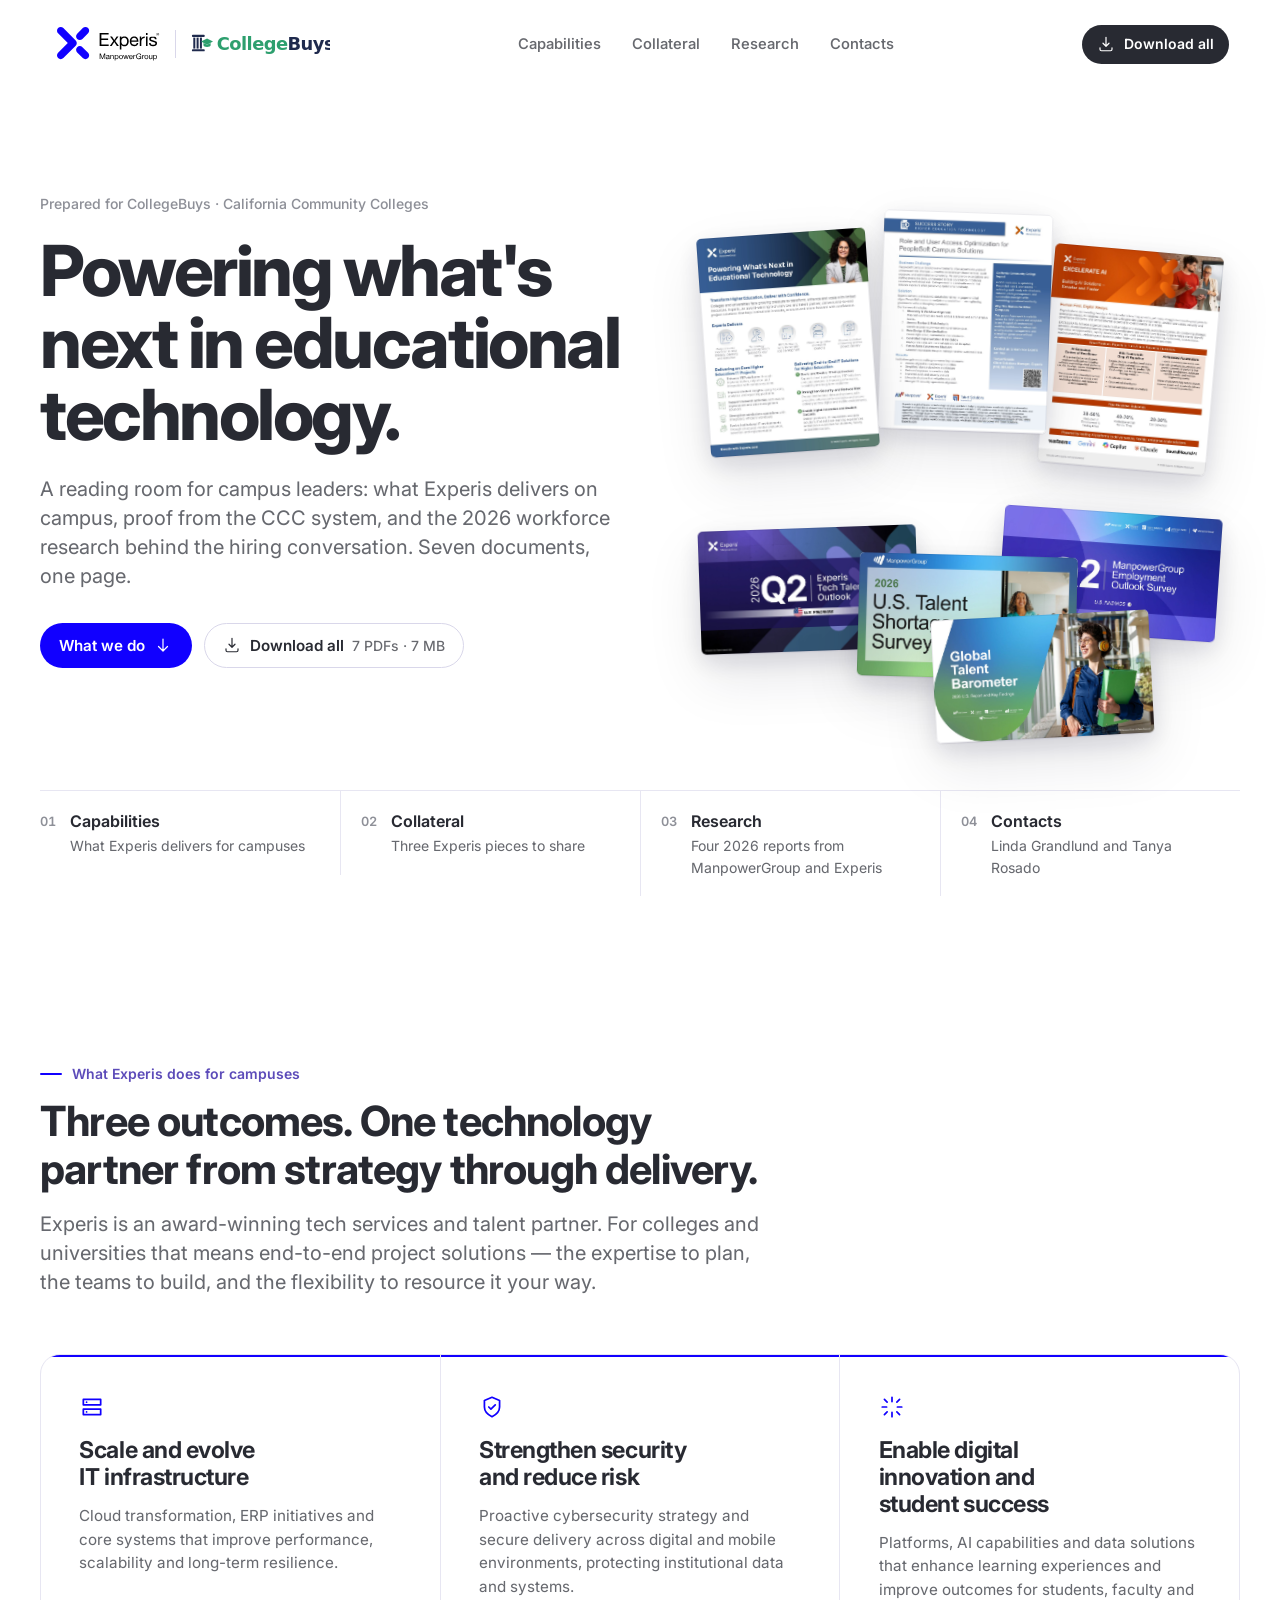
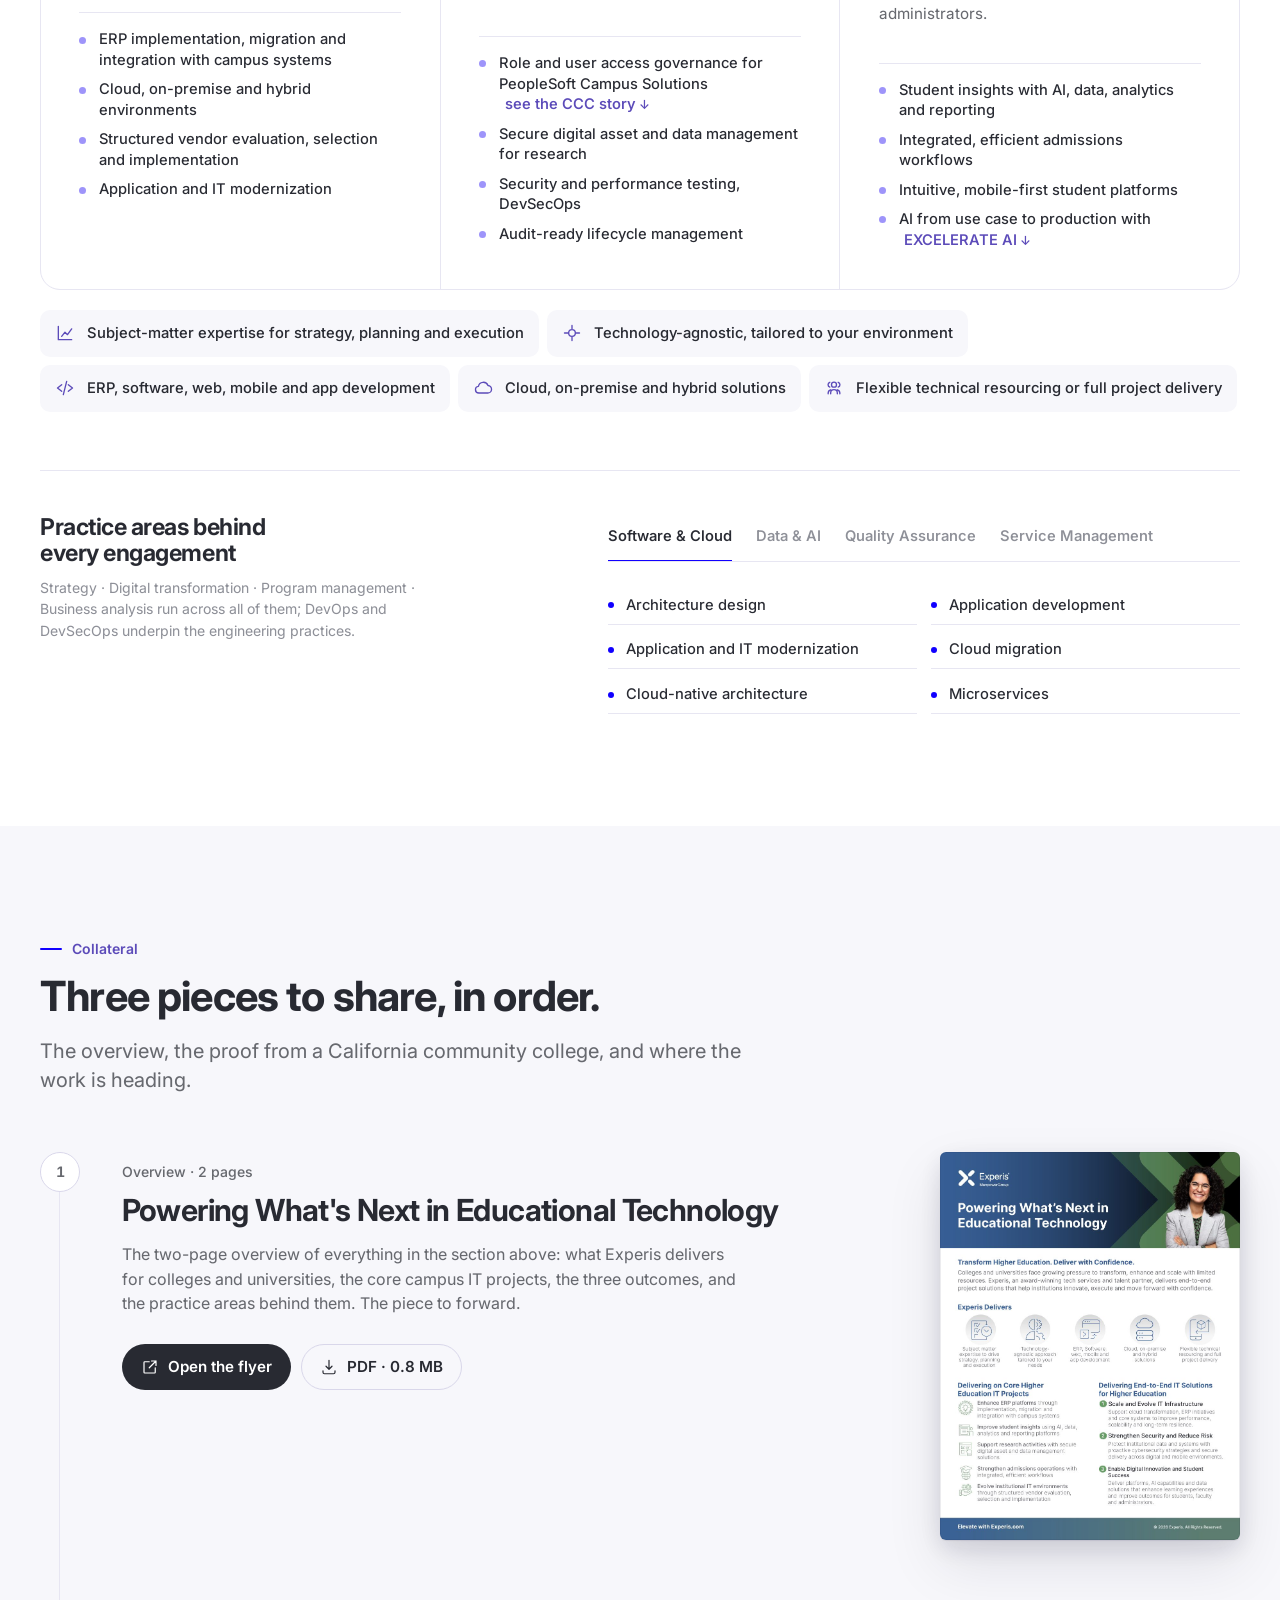
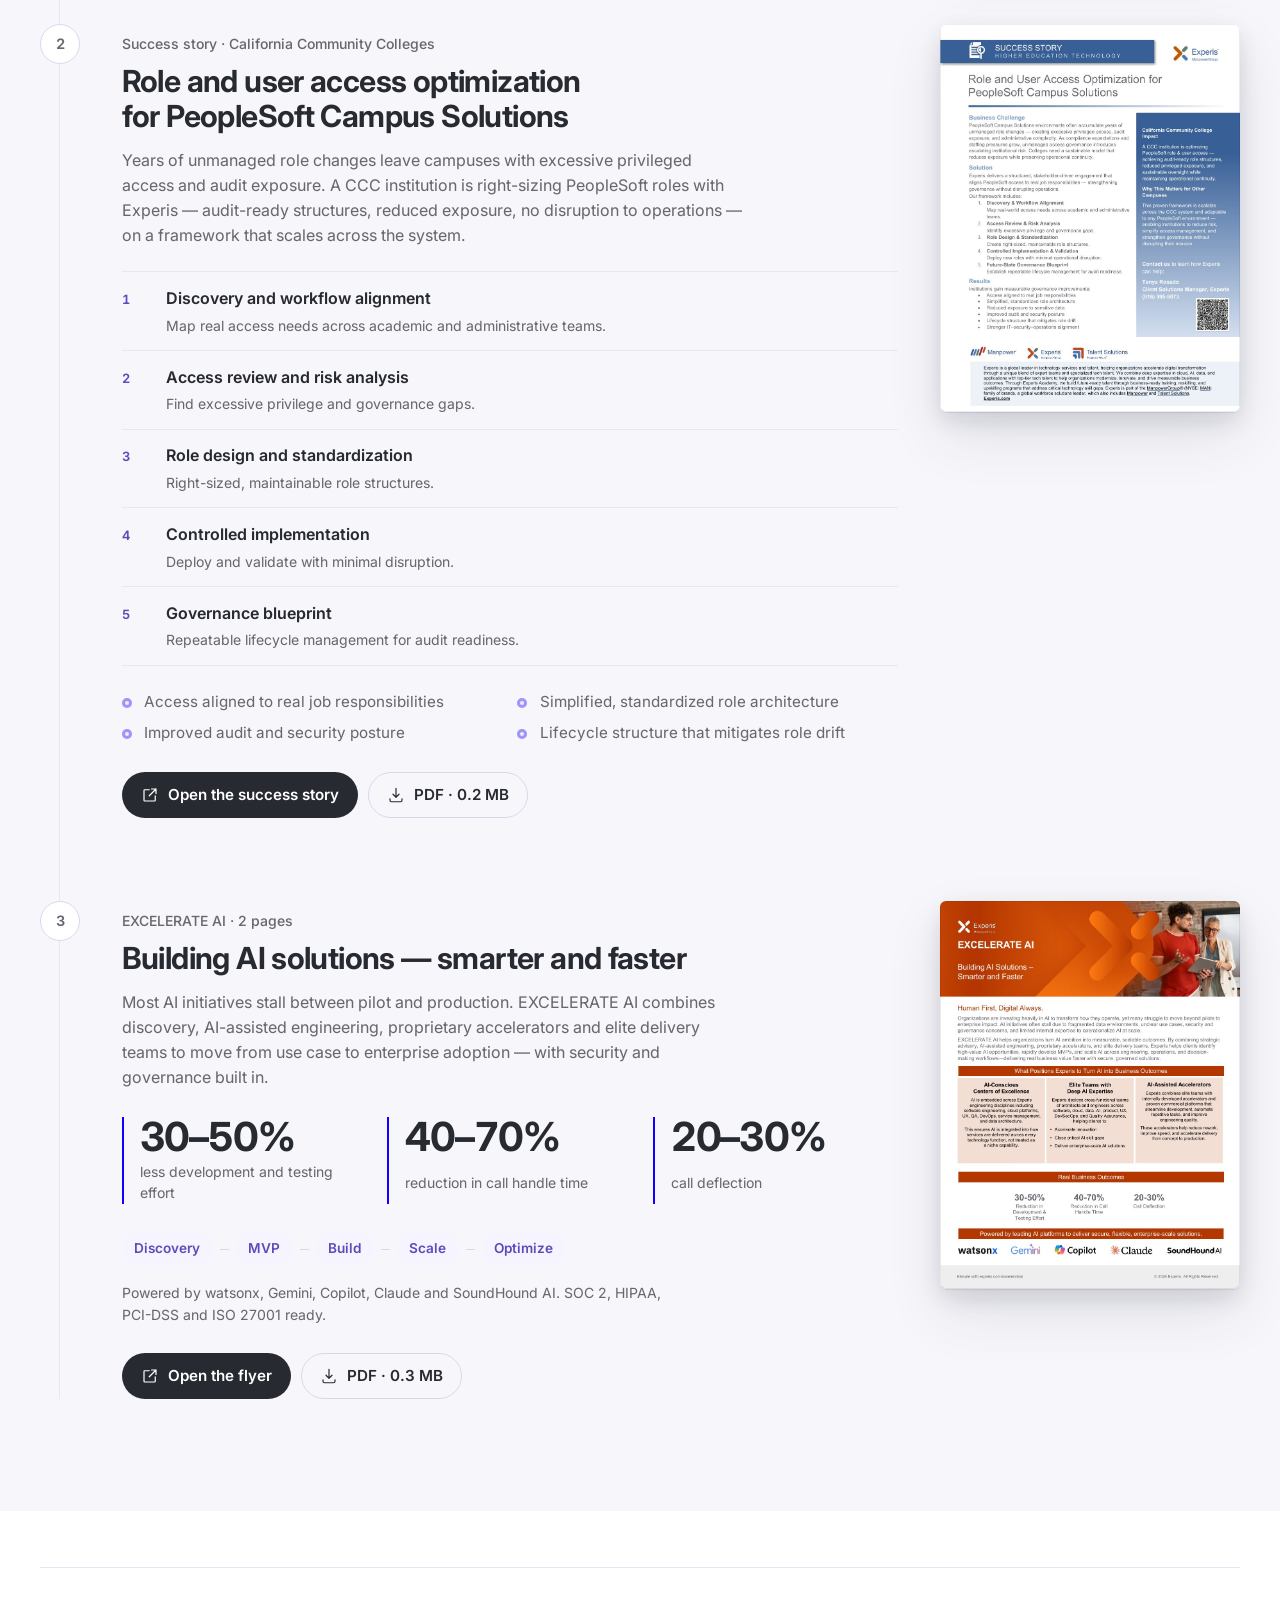
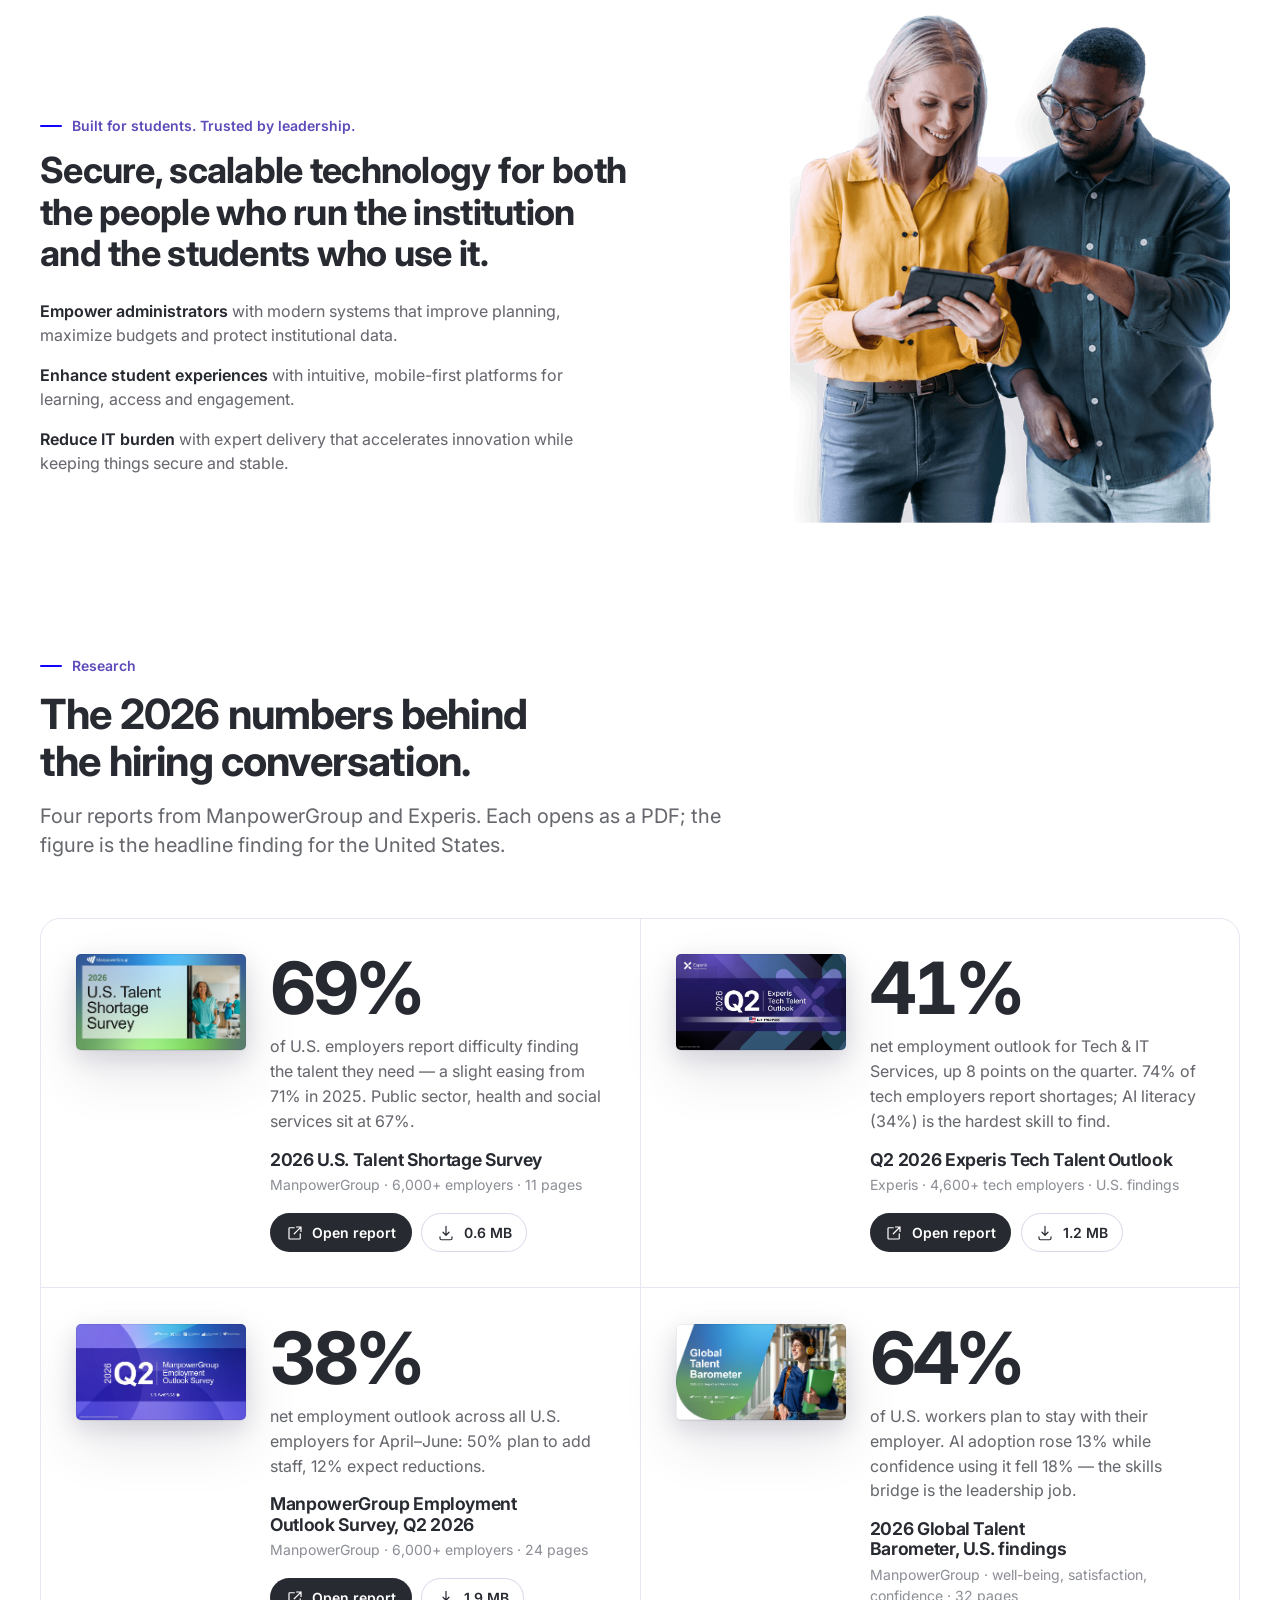
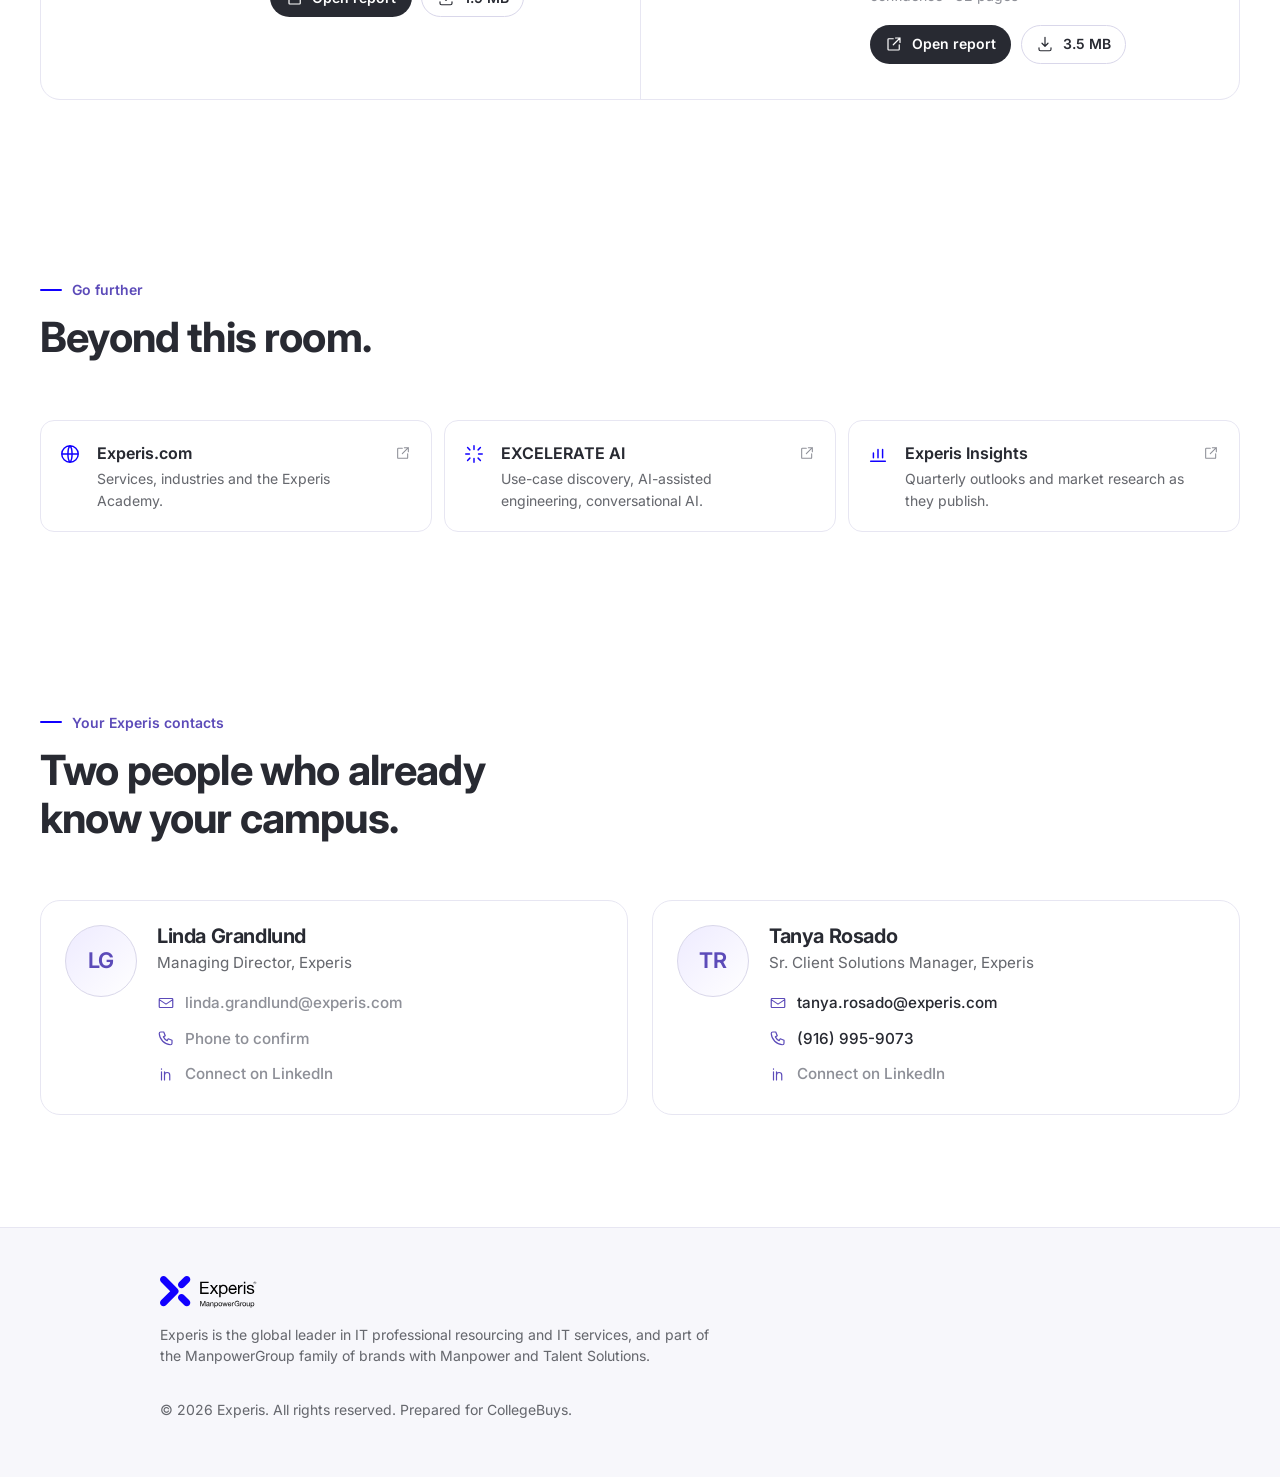
<file: index.html>
<!doctype html>
<html lang="en" class="no-js">
<head>
<meta charset="utf-8">
<meta name="viewport" content="width=device-width, initial-scale=1">
<title>Experis for CollegeBuys</title>
<meta name="description" content="Powering what's next in educational technology — Experis collateral and 2026 workforce research for California community colleges, assembled for CollegeBuys.">
<meta name="robots" content="noindex">
<meta property="og:title" content="Experis for CollegeBuys">
<meta property="og:description" content="What Experis delivers on campus, proof from the CCC system, and the 2026 research behind the hiring conversation.">
<meta property="og:type" content="website">
<meta property="og:url" content="https://experis-ds.github.io/education-dr/">
<meta property="og:image" content="https://experis-ds.github.io/education-dr/assets/brand/og.jpg">
<meta property="og:image:width" content="1200">
<meta property="og:image:height" content="630">
<meta property="og:image:alt" content="Experis for CollegeBuys — Powering what's next in educational technology">
<meta name="twitter:card" content="summary_large_image">
<meta name="twitter:title" content="Experis for CollegeBuys">
<meta name="twitter:description" content="What Experis delivers on campus, proof from the CCC system, and the 2026 research behind the hiring conversation.">
<meta name="twitter:image" content="https://experis-ds.github.io/education-dr/assets/brand/og.jpg">
<link rel="icon" href="assets/brand/favicon-32.png" sizes="32x32">
<link rel="apple-touch-icon" href="assets/brand/favicon-180.png">
<link rel="preload" href="assets/fonts/inter-latin-opsz-normal.woff2" as="font" type="font/woff2" crossorigin>
<link rel="stylesheet" href="assets/css/site.css">
<script>document.documentElement.classList.replace('no-js','js')</script>
</head>
<body>
<a class="skip" href="#campus">Skip to content</a>

<svg hidden aria-hidden="true">
  <symbol id="i-arrow-down" viewBox="0 0 24 24"><path d="M12 4v16m0 0 6-6m-6 6-6-6"/></symbol>
  <symbol id="i-download" viewBox="0 0 24 24"><path d="M12 3v12m0 0 4-4m-4 4-4-4M4 17v2a2 2 0 0 0 2 2h12a2 2 0 0 0 2-2v-2"/></symbol>
  <symbol id="i-open" viewBox="0 0 24 24"><path d="M14 4h6v6M20 4l-9 9M19 13v6a1 1 0 0 1-1 1H5a1 1 0 0 1-1-1V6a1 1 0 0 1 1-1h6"/></symbol>
  <symbol id="i-doc" viewBox="0 0 24 24"><path d="M14 3H7a1 1 0 0 0-1 1v16a1 1 0 0 0 1 1h10a1 1 0 0 0 1-1V8l-5-5Zm0 0v5h5M9 13h6M9 17h6"/></symbol>
  <symbol id="i-mail" viewBox="0 0 24 24"><path d="M4 6h16a1 1 0 0 1 1 1v10a1 1 0 0 1-1 1H4a1 1 0 0 1-1-1V7a1 1 0 0 1 1-1Zm-1 1.5 9 6 9-6"/></symbol>
  <symbol id="i-phone" viewBox="0 0 24 24"><path d="M5 4h4l2 5-2.5 1.5a11 11 0 0 0 5 5L15 13l5 2v4a2 2 0 0 1-2 2A16 16 0 0 1 3 6a2 2 0 0 1 2-2Z"/></symbol>
  <symbol id="i-linkedin" viewBox="0 0 24 24"><path d="M6 9v11M6 5v.5M10 20v-6.5a3.5 3.5 0 0 1 7 0V20M10 9v11"/></symbol>
  <symbol id="i-strategy" viewBox="0 0 24 24"><path d="M4 20V4M4 20h16M8 16l4-5 3 3 5-7"/></symbol>
  <symbol id="i-agnostic" viewBox="0 0 24 24"><path d="M12 3v4M12 17v4M3 12h4M17 12h4M12 8a4 4 0 1 0 0 8 4 4 0 0 0 0-8Z"/></symbol>
  <symbol id="i-code" viewBox="0 0 24 24"><path d="m8 8-5 4 5 4m8-8 5 4-5 4M14 4l-4 16"/></symbol>
  <symbol id="i-cloud" viewBox="0 0 24 24"><path d="M7 18a4 4 0 0 1-.5-7.97A6 6 0 0 1 18 9a4.5 4.5 0 0 1-.5 9H7Z"/></symbol>
  <symbol id="i-people" viewBox="0 0 24 24"><path d="M16 19v-1a4 4 0 0 0-8 0v1M12 11a3 3 0 1 0 0-6 3 3 0 0 0 0 6Zm7 8v-1a4 4 0 0 0-3-3.87M17 5.13a3 3 0 0 1 0 5.74M5 19v-1a4 4 0 0 1 3-3.87M7 5.13a3 3 0 0 0 0 5.74"/></symbol>
  <symbol id="i-server" viewBox="0 0 24 24"><path d="M4 5h16v5H4zM4 14h16v5H4zM7 7.5h.01M7 16.5h.01"/></symbol>
  <symbol id="i-shield" viewBox="0 0 24 24"><path d="M12 3 5 6v6c0 4 3 7 7 9 4-2 7-5 7-9V6l-7-3Zm-3 9 2 2 4-4"/></symbol>
  <symbol id="i-spark" viewBox="0 0 24 24"><path d="M12 3v4M12 17v4M5 5l2.5 2.5M16.5 16.5 19 19M3 12h4M17 12h4M5 19l2.5-2.5M16.5 7.5 19 5"/></symbol>
  <symbol id="i-check" viewBox="0 0 24 24"><path d="m5 12 5 5L20 7"/></symbol>
  <symbol id="i-globe" viewBox="0 0 24 24"><path d="M12 21a9 9 0 1 0 0-18 9 9 0 0 0 0 18Zm0-18c-3 3-3 15 0 18m0-18c3 3 3 15 0 18M3 12h18"/></symbol>
  <symbol id="i-chart" viewBox="0 0 24 24"><path d="M4 20h16M7 16v-5M12 16V7M17 16v-9"/></symbol>
</svg>

<header class="hd" data-header>
  <div class="hd-in">
    <a class="lockup" href="#top" aria-label="Experis for CollegeBuys">
      <img src="assets/brand/exp-hor-blue.svg" alt="Experis, ManpowerGroup" width="122" height="40">
      <span class="lockup-x" aria-hidden="true"></span>
      <!-- CollegeBuys wordmark — placeholder until the official logo file is supplied -->
      <svg class="cb" viewBox="0 0 152 24" role="img" aria-label="CollegeBuys" data-placeholder-logo><title>CollegeBuys</title>
        <g fill="#1F2A4D"><rect x="1" y="2" width="14" height="2.4" rx="1"/><rect x="2.5" y="5" width="2.2" height="12"/><rect x="6.1" y="5" width="2.2" height="12"/><rect x="9.7" y="5" width="2.2" height="12"/><rect x="1" y="17.6" width="14" height="2.4" rx="1"/></g>
        <path d="M11 9.4 17.5 6l6.5 3.4-6.5 3.4Z" fill="#2D9F6E"/><path d="M13.6 10.9v2.6c0 1 1.8 1.9 3.9 1.9s3.9-.9 3.9-1.9v-2.6l-3.9 2Z" fill="#2D9F6E"/>
        <text x="28" y="18.2" font-family="Inter, system-ui, sans-serif" font-size="19.5" font-weight="700" letter-spacing="-.03em"><tspan fill="#2D9F6E">College</tspan><tspan fill="#1F2A4D">Buys</tspan></text>
      </svg>
    </a>
    <nav class="nav" aria-label="Sections">
      <a href="#capabilities" data-spy="capabilities">Capabilities</a>
      <a href="#campus" data-spy="campus">Collateral</a>
      <a href="#research" data-spy="research">Research</a>
      <a href="#contacts" data-spy="contacts">Contacts</a>
      <span class="nav-ink" aria-hidden="true"></span>
    </nav>
    <a class="btn btn-ink btn-sm" href="downloads/CollegeBuys-Experis-Collateral.zip" download>
      <svg class="ic" aria-hidden="true"><use href="#i-download"/></svg><span>Download all</span>
    </a>
  </div>
</header>

<main id="top">

<!-- ========== HERO ========== -->
<section class="hero" aria-labelledby="hero-h">
  <div class="wrap hero-grid">
    <div class="hero-copy">
      <p class="kicker" data-hero="0">Prepared for CollegeBuys · California Community Colleges</p>
      <h1 id="hero-h" class="display" data-hero="1">Powering what's next in educational technology.</h1>
      <p class="lead" data-hero="4">A reading room for campus leaders: what Experis delivers on campus, proof from the CCC system, and the 2026 workforce research behind the hiring conversation. Seven documents, one page.</p>
      <div class="hero-cta" data-hero="5">
        <a class="btn btn-blue" href="#capabilities"><span>What we do</span><svg class="ic" aria-hidden="true"><use href="#i-arrow-down"/></svg></a>
        <a class="btn btn-ghost" href="downloads/CollegeBuys-Experis-Collateral.zip" download><svg class="ic" aria-hidden="true"><use href="#i-download"/></svg><span>Download all <small>7 PDFs · 7 MB</small></span></a>
      </div>
    </div>

    <!-- The desk: every document in the room, laid out. Click one to jump to it. -->
    <div class="desk" aria-label="Documents in this room">
      <a class="sheet s1" href="#doc-hied" data-sheet><img src="assets/covers/Experis-Higher-Education-Technology.jpg" alt="Cover: Powering What's Next in Educational Technology" width="935" height="1210" loading="eager"><span class="sheet-tag">Experis</span></a>
      <a class="sheet s2" href="#doc-peoplesoft" data-sheet><img src="assets/covers/Experis-PeopleSoft-Campus-Solutions-Success-Story.jpg" alt="Cover: PeopleSoft Campus Solutions success story" width="935" height="1210" loading="eager"><span class="sheet-tag">Success story</span></a>
      <a class="sheet s3" href="#doc-excelerate" data-sheet><img src="assets/covers/Experis-EXCELERATE-AI.jpg" alt="Cover: EXCELERATE AI" width="935" height="1210" loading="eager"><span class="sheet-tag">EXCELERATE AI</span></a>
      <a class="sheet s4 wide" href="#doc-tto" data-sheet><img src="assets/covers/Experis-Q2-2026-US-Tech-Talent-Outlook.jpg" alt="Cover: Q2 2026 Experis Tech Talent Outlook" width="1956" height="1100" loading="eager"><span class="sheet-tag">Q2 2026</span></a>
      <a class="sheet s5 wide" href="#doc-shortage" data-sheet><img src="assets/covers/ManpowerGroup-Talent-Shortage-Survey-US-2026.jpg" alt="Cover: 2026 U.S. Talent Shortage Survey" width="1467" height="825" loading="eager"><span class="sheet-tag">2026</span></a>
      <a class="sheet s6 wide" href="#doc-meos" data-sheet><img src="assets/covers/ManpowerGroup-Employment-Outlook-Survey-US-Q2-2026.jpg" alt="Cover: ManpowerGroup Employment Outlook Survey Q2 2026" width="1467" height="825" loading="eager"><span class="sheet-tag">Q2 2026</span></a>
      <a class="sheet s7 wide" href="#doc-barometer" data-sheet><img src="assets/covers/ManpowerGroup-Global-Talent-Barometer-US-2026.jpg" alt="Cover: 2026 Global Talent Barometer, U.S." width="1467" height="825" loading="eager"><span class="sheet-tag">2026</span></a>
    </div>
  </div>

  <ol class="index wrap" aria-label="What's on this page" data-hero="6">
    <li><a href="#capabilities"><b>Capabilities</b><span>What Experis delivers for campuses</span></a></li>
    <li><a href="#campus"><b>Collateral</b><span>Three Experis pieces to share</span></a></li>
    <li><a href="#research"><b>Research</b><span>Four 2026 reports from ManpowerGroup and Experis</span></a></li>
    <li><a href="#contacts"><b>Contacts</b><span>Linda Grandlund and Tanya Rosado</span></a></li>
  </ol>
</section>

<!-- ========== CAPABILITIES ========== -->
<section class="sec" id="capabilities" aria-labelledby="cap-h">
  <div class="wrap">
    <div class="sec-head">
      <p class="label">What Experis does for campuses</p>
      <h2 id="cap-h">Three outcomes. One technology partner from strategy through delivery.</h2>
      <p class="lead">Experis is an award-winning tech services and talent partner. For colleges and universities that means end-to-end project solutions — the expertise to plan, the teams to build, and the flexibility to resource it your way.</p>
    </div>

    <div class="pillars" data-pillars>
      <article class="pillar">
        <svg class="ic" aria-hidden="true"><use href="#i-server"/></svg>
        <h3>Scale and evolve IT infrastructure</h3>
        <p>Cloud transformation, ERP initiatives and core systems that improve performance, scalability and long-term resilience.</p>
        <ul>
          <li>ERP implementation, migration and integration with campus systems</li>
          <li>Cloud, on-premise and hybrid environments</li>
          <li>Structured vendor evaluation, selection and implementation</li>
          <li>Application and IT modernization</li>
        </ul>
      </article>
      <article class="pillar">
        <svg class="ic" aria-hidden="true"><use href="#i-shield"/></svg>
        <h3>Strengthen security and reduce risk</h3>
        <p>Proactive cybersecurity strategy and secure delivery across digital and mobile environments, protecting institutional data and systems.</p>
        <ul>
          <li>Role and user access governance for PeopleSoft Campus Solutions <a href="#doc-peoplesoft">see the CCC story</a></li>
          <li>Secure digital asset and data management for research</li>
          <li>Security and performance testing, DevSecOps</li>
          <li>Audit-ready lifecycle management</li>
        </ul>
      </article>
      <article class="pillar">
        <svg class="ic" aria-hidden="true"><use href="#i-spark"/></svg>
        <h3>Enable digital innovation and student success</h3>
        <p>Platforms, AI capabilities and data solutions that enhance learning experiences and improve outcomes for students, faculty and administrators.</p>
        <ul>
          <li>Student insights with AI, data, analytics and reporting</li>
          <li>Integrated, efficient admissions workflows</li>
          <li>Intuitive, mobile-first student platforms</li>
          <li>AI from use case to production with <a href="#doc-excelerate">EXCELERATE AI</a></li>
        </ul>
      </article>
    </div>

    <ul class="caps" aria-label="How Experis engages">
      <li><svg class="ic" aria-hidden="true"><use href="#i-strategy"/></svg>Subject-matter expertise for strategy, planning and execution</li>
      <li><svg class="ic" aria-hidden="true"><use href="#i-agnostic"/></svg>Technology-agnostic, tailored to your environment</li>
      <li><svg class="ic" aria-hidden="true"><use href="#i-code"/></svg>ERP, software, web, mobile and app development</li>
      <li><svg class="ic" aria-hidden="true"><use href="#i-cloud"/></svg>Cloud, on-premise and hybrid solutions</li>
      <li><svg class="ic" aria-hidden="true"><use href="#i-people"/></svg>Flexible technical resourcing or full project delivery</li>
    </ul>

    <div class="practices" data-practices>
      <div class="practices-head">
        <h3>Practice areas behind every engagement</h3>
        <p class="meta">Strategy · Digital transformation · Program management · Business analysis run across all of them; DevOps and DevSecOps underpin the engineering practices.</p>
      </div>
      <div class="seg" role="tablist" aria-label="Practice areas">
        <button role="tab" id="tab-swe" aria-selected="true" aria-controls="panel-swe">Software &amp; Cloud</button>
        <button role="tab" id="tab-data" aria-selected="false" aria-controls="panel-data" tabindex="-1">Data &amp; AI</button>
        <button role="tab" id="tab-qa" aria-selected="false" aria-controls="panel-qa" tabindex="-1">Quality Assurance</button>
        <button role="tab" id="tab-sm" aria-selected="false" aria-controls="panel-sm" tabindex="-1">Service Management</button>
        <span class="seg-ink" aria-hidden="true"></span>
      </div>
      <div class="panels">
        <ul role="tabpanel" id="panel-swe" aria-labelledby="tab-swe">
          <li>Architecture design</li><li>Application development</li><li>Application and IT modernization</li><li>Cloud migration</li><li>Cloud-native architecture</li><li>Microservices</li>
        </ul>
        <ul role="tabpanel" id="panel-data" aria-labelledby="tab-data" hidden>
          <li>Data integration</li><li>Data modernization</li><li>Advanced analytics and BI</li><li>Data governance</li><li>AI modeling and automation</li>
        </ul>
        <ul role="tabpanel" id="panel-qa" aria-labelledby="tab-qa" hidden>
          <li>QA / QC strategy</li><li>CI/CD test services</li><li>Test automation</li><li>Application testing</li><li>Performance testing</li><li>Security testing</li><li>Test tool assessment, implementation and support</li>
        </ul>
        <ul role="tabpanel" id="panel-sm" aria-labelledby="tab-sm" hidden>
          <li>ITSM automation</li><li>CMDB optimization</li><li>Knowledgebase automation</li><li>Service desk optimization</li>
        </ul>
      </div>
    </div>
  </div>
</section>

<!-- ========== COLLATERAL ========== -->
<section class="sec sec-tint" id="campus" aria-labelledby="campus-h">
  <div class="wrap">
    <div class="sec-head">
      <p class="label">Collateral</p>
      <h2 id="campus-h">Three pieces to share, in order.</h2>
      <p class="lead">The overview, the proof from a California community college, and where the work is heading.</p>
    </div>

    <ol class="path" data-path>
      <!-- 1 · Higher Ed Technology flyer -->
      <li class="doc" id="doc-hied">
        <div class="doc-n" aria-hidden="true"><span>1</span></div>
        <div class="doc-body">
          <p class="doc-kind">Overview · 2 pages</p>
          <h3>Powering What's Next in Educational Technology</h3>
          <p>The two-page overview of everything in the section above: what Experis delivers for colleges and universities, the core campus IT projects, the three outcomes, and the practice areas behind them. The piece to forward.</p>
          <div class="doc-act">
            <a class="btn btn-ink" href="downloads/Experis-Higher-Education-Technology.pdf" target="_blank" rel="noopener"><svg class="ic" aria-hidden="true"><use href="#i-open"/></svg><span>Open the flyer</span></a>
            <a class="btn btn-ghost" href="downloads/Experis-Higher-Education-Technology.pdf" download><svg class="ic" aria-hidden="true"><use href="#i-download"/></svg><span>PDF · 0.8 MB</span></a>
          </div>
        </div>
        <figure class="doc-fig">
          <a class="cover" href="downloads/Experis-Higher-Education-Technology.pdf" target="_blank" rel="noopener" data-tilt><img src="assets/covers/Experis-Higher-Education-Technology.jpg" alt="First page of the Higher Education Technology flyer" width="935" height="1210" loading="lazy"></a>
        </figure>
      </li>

      <!-- 2 · PeopleSoft success story -->
      <li class="doc" id="doc-peoplesoft">
        <div class="doc-n" aria-hidden="true"><span>2</span></div>
        <div class="doc-body">
          <p class="doc-kind">Success story · California Community Colleges</p>
          <h3>Role and user access optimization for PeopleSoft Campus Solutions</h3>
          <p>Years of unmanaged role changes leave campuses with excessive privileged access and audit exposure. A CCC institution is right-sizing PeopleSoft roles with Experis — audit-ready structures, reduced exposure, no disruption to operations — on a framework that scales across the system.</p>
          <ol class="steps" aria-label="The five-step framework">
            <li><b>Discovery and workflow alignment</b><span>Map real access needs across academic and administrative teams.</span></li>
            <li><b>Access review and risk analysis</b><span>Find excessive privilege and governance gaps.</span></li>
            <li><b>Role design and standardization</b><span>Right-sized, maintainable role structures.</span></li>
            <li><b>Controlled implementation</b><span>Deploy and validate with minimal disruption.</span></li>
            <li><b>Governance blueprint</b><span>Repeatable lifecycle management for audit readiness.</span></li>
          </ol>
          <ul class="results" aria-label="Results">
            <li>Access aligned to real job responsibilities</li>
            <li>Simplified, standardized role architecture</li>
            <li>Improved audit and security posture</li>
            <li>Lifecycle structure that mitigates role drift</li>
          </ul>
          <div class="doc-act">
            <a class="btn btn-ink" href="downloads/Experis-PeopleSoft-Campus-Solutions-Success-Story.pdf" target="_blank" rel="noopener"><svg class="ic" aria-hidden="true"><use href="#i-open"/></svg><span>Open the success story</span></a>
            <a class="btn btn-ghost" href="downloads/Experis-PeopleSoft-Campus-Solutions-Success-Story.pdf" download><svg class="ic" aria-hidden="true"><use href="#i-download"/></svg><span>PDF · 0.2 MB</span></a>
          </div>
        </div>
        <figure class="doc-fig">
          <a class="cover" href="downloads/Experis-PeopleSoft-Campus-Solutions-Success-Story.pdf" target="_blank" rel="noopener" data-tilt><img src="assets/covers/Experis-PeopleSoft-Campus-Solutions-Success-Story.jpg" alt="First page of the PeopleSoft Campus Solutions success story" width="935" height="1210" loading="lazy"></a>
        </figure>
      </li>

      <!-- 3 · EXCELERATE AI -->
      <li class="doc" id="doc-excelerate">
        <div class="doc-n" aria-hidden="true"><span>3</span></div>
        <div class="doc-body">
          <p class="doc-kind">EXCELERATE AI · 2 pages</p>
          <h3>Building AI solutions — smarter and faster</h3>
          <p>Most AI initiatives stall between pilot and production. EXCELERATE AI combines discovery, AI-assisted engineering, proprietary accelerators and elite delivery teams to move from use case to enterprise adoption — with security and governance built in.</p>
          <div class="outcomes" aria-label="Real business outcomes">
            <div><b>30–50%</b><span>less development and testing effort</span></div>
            <div><b>40–70%</b><span>reduction in call handle time</span></div>
            <div><b>20–30%</b><span>call deflection</span></div>
          </div>
          <ol class="flow" aria-label="How Experis delivers faster">
            <li>Discovery</li><li>MVP</li><li>Build</li><li>Scale</li><li>Optimize</li>
          </ol>
          <p class="fine">Powered by watsonx, Gemini, Copilot, Claude and SoundHound AI. SOC 2, HIPAA, PCI-DSS and ISO 27001 ready.</p>
          <div class="doc-act">
            <a class="btn btn-ink" href="downloads/Experis-EXCELERATE-AI.pdf" target="_blank" rel="noopener"><svg class="ic" aria-hidden="true"><use href="#i-open"/></svg><span>Open the flyer</span></a>
            <a class="btn btn-ghost" href="downloads/Experis-EXCELERATE-AI.pdf" download><svg class="ic" aria-hidden="true"><use href="#i-download"/></svg><span>PDF · 0.3 MB</span></a>
          </div>
        </div>
        <figure class="doc-fig">
          <a class="cover" href="downloads/Experis-EXCELERATE-AI.pdf" target="_blank" rel="noopener" data-tilt><img src="assets/covers/Experis-EXCELERATE-AI.jpg" alt="First page of the EXCELERATE AI flyer" width="935" height="1210" loading="lazy"></a>
        </figure>
      </li>
    </ol>
  </div>
</section>

<!-- ========== PHOTO BAND (the one candid) ========== -->
<section class="band" aria-labelledby="band-h">
  <div class="wrap band-grid">
    <div class="band-copy">
      <p class="label">Built for students. Trusted by leadership.</p>
      <h2 id="band-h">Secure, scalable technology for both the people who run the institution and the students who use it.</h2>
      <ul class="band-list">
        <li><b>Empower administrators</b> with modern systems that improve planning, maximize budgets and protect institutional data.</li>
        <li><b>Enhance student experiences</b> with intuitive, mobile-first platforms for learning, access and engagement.</li>
        <li><b>Reduce IT burden</b> with expert delivery that accelerates innovation while keeping things secure and stable.</li>
      </ul>
    </div>
    <figure class="band-fig" data-parallax>
      <img src="assets/img/people-b2b.png" alt="" width="606" height="700" loading="lazy">
    </figure>
  </div>
</section>

<!-- ========== RESEARCH ========== -->
<section class="sec" id="research" aria-labelledby="research-h">
  <div class="wrap">
    <div class="sec-head">
      <p class="label">Research</p>
      <h2 id="research-h">The 2026 numbers behind the hiring conversation.</h2>
      <p class="lead">Four reports from ManpowerGroup and Experis. Each opens as a PDF; the figure is the headline finding for the United States.</p>
    </div>

    <ul class="reports">
      <li class="report" id="doc-shortage">
        <a class="report-cover" href="downloads/ManpowerGroup-Talent-Shortage-Survey-US-2026.pdf" target="_blank" rel="noopener" data-tilt><img src="assets/covers/ManpowerGroup-Talent-Shortage-Survey-US-2026.jpg" alt="" width="1467" height="825" loading="lazy"></a>
        <div class="report-body">
          <p class="stat"><span data-count="69" data-suffix="%">69%</span></p>
          <p class="stat-line">of U.S. employers report difficulty finding the talent they need — a slight easing from 71% in 2025. Public sector, health and social services sit at 67%.</p>
          <h3>2026 U.S. Talent Shortage Survey</h3>
          <p class="meta">ManpowerGroup · 6,000+ employers · 11 pages</p>
          <div class="doc-act">
            <a class="btn btn-ink btn-sm" href="downloads/ManpowerGroup-Talent-Shortage-Survey-US-2026.pdf" target="_blank" rel="noopener"><svg class="ic" aria-hidden="true"><use href="#i-open"/></svg><span>Open report</span></a>
            <a class="btn btn-ghost btn-sm" href="downloads/ManpowerGroup-Talent-Shortage-Survey-US-2026.pdf" download><svg class="ic" aria-hidden="true"><use href="#i-download"/></svg><span>0.6 MB</span></a>
          </div>
        </div>
      </li>

      <li class="report" id="doc-tto">
        <a class="report-cover" href="downloads/Experis-Q2-2026-US-Tech-Talent-Outlook.pdf" target="_blank" rel="noopener" data-tilt><img src="assets/covers/Experis-Q2-2026-US-Tech-Talent-Outlook.jpg" alt="" width="1956" height="1100" loading="lazy"></a>
        <div class="report-body">
          <p class="stat"><span data-count="41" data-suffix="%">41%</span></p>
          <p class="stat-line">net employment outlook for Tech &amp; IT Services, up 8 points on the quarter. 74% of tech employers report shortages; AI literacy (34%) is the hardest skill to find.</p>
          <h3>Q2 2026 Experis Tech Talent Outlook</h3>
          <p class="meta">Experis · 4,600+ tech employers · U.S. findings</p>
          <div class="doc-act">
            <a class="btn btn-ink btn-sm" href="downloads/Experis-Q2-2026-US-Tech-Talent-Outlook.pdf" target="_blank" rel="noopener"><svg class="ic" aria-hidden="true"><use href="#i-open"/></svg><span>Open report</span></a>
            <a class="btn btn-ghost btn-sm" href="downloads/Experis-Q2-2026-US-Tech-Talent-Outlook.pdf" download><svg class="ic" aria-hidden="true"><use href="#i-download"/></svg><span>1.2 MB</span></a>
          </div>
        </div>
      </li>

      <li class="report" id="doc-meos">
        <a class="report-cover" href="downloads/ManpowerGroup-Employment-Outlook-Survey-US-Q2-2026.pdf" target="_blank" rel="noopener" data-tilt><img src="assets/covers/ManpowerGroup-Employment-Outlook-Survey-US-Q2-2026.jpg" alt="" width="1467" height="825" loading="lazy"></a>
        <div class="report-body">
          <p class="stat"><span data-count="38" data-suffix="%">38%</span></p>
          <p class="stat-line">net employment outlook across all U.S. employers for April–June: 50% plan to add staff, 12% expect reductions.</p>
          <h3>ManpowerGroup Employment Outlook Survey, Q2 2026</h3>
          <p class="meta">ManpowerGroup · 6,000+ employers · 24 pages</p>
          <div class="doc-act">
            <a class="btn btn-ink btn-sm" href="downloads/ManpowerGroup-Employment-Outlook-Survey-US-Q2-2026.pdf" target="_blank" rel="noopener"><svg class="ic" aria-hidden="true"><use href="#i-open"/></svg><span>Open report</span></a>
            <a class="btn btn-ghost btn-sm" href="downloads/ManpowerGroup-Employment-Outlook-Survey-US-Q2-2026.pdf" download><svg class="ic" aria-hidden="true"><use href="#i-download"/></svg><span>1.9 MB</span></a>
          </div>
        </div>
      </li>

      <li class="report" id="doc-barometer">
        <a class="report-cover" href="downloads/ManpowerGroup-Global-Talent-Barometer-US-2026.pdf" target="_blank" rel="noopener" data-tilt><img src="assets/covers/ManpowerGroup-Global-Talent-Barometer-US-2026.jpg" alt="" width="1467" height="825" loading="lazy"></a>
        <div class="report-body">
          <p class="stat"><span data-count="64" data-suffix="%">64%</span></p>
          <p class="stat-line">of U.S. workers plan to stay with their employer. AI adoption rose 13% while confidence using it fell 18% — the skills bridge is the leadership job.</p>
          <h3>2026 Global Talent Barometer, U.S. findings</h3>
          <p class="meta">ManpowerGroup · well-being, satisfaction, confidence · 32 pages</p>
          <div class="doc-act">
            <a class="btn btn-ink btn-sm" href="downloads/ManpowerGroup-Global-Talent-Barometer-US-2026.pdf" target="_blank" rel="noopener"><svg class="ic" aria-hidden="true"><use href="#i-open"/></svg><span>Open report</span></a>
            <a class="btn btn-ghost btn-sm" href="downloads/ManpowerGroup-Global-Talent-Barometer-US-2026.pdf" download><svg class="ic" aria-hidden="true"><use href="#i-download"/></svg><span>3.5 MB</span></a>
          </div>
        </div>
      </li>
    </ul>
  </div>
</section>

<!-- ========== LINKS ========== -->
<section class="sec sec-tight" id="links" aria-labelledby="links-h">
  <div class="wrap">
    <div class="sec-head">
      <p class="label">Go further</p>
      <h2 id="links-h">Beyond this room.</h2>
    </div>
    <ul class="links">
      <li><a href="https://www.experis.com" target="_blank" rel="noopener"><svg class="ic" aria-hidden="true"><use href="#i-globe"/></svg><b>Experis.com</b><span>Services, industries and the Experis Academy.</span><svg class="ic go" aria-hidden="true"><use href="#i-open"/></svg></a></li>
      <li><a href="https://www.experis.com/excelerateai" target="_blank" rel="noopener"><svg class="ic" aria-hidden="true"><use href="#i-spark"/></svg><b>EXCELERATE AI</b><span>Use-case discovery, AI-assisted engineering, conversational AI.</span><svg class="ic go" aria-hidden="true"><use href="#i-open"/></svg></a></li>
      <li><a href="https://www.experis.com/insights" target="_blank" rel="noopener"><svg class="ic" aria-hidden="true"><use href="#i-chart"/></svg><b>Experis Insights</b><span>Quarterly outlooks and market research as they publish.</span><svg class="ic go" aria-hidden="true"><use href="#i-open"/></svg></a></li>
    </ul>
  </div>
</section>

<!-- ========== CONTACTS ========== -->
<section class="sec" id="contacts" aria-labelledby="contacts-h">
  <div class="wrap">
    <div class="sec-head">
      <p class="label">Your Experis contacts</p>
      <h2 id="contacts-h">Two people who already know your campus.</h2>
    </div>
    <ul class="people">
      <li class="person">
        <div class="avatar" aria-hidden="true"><span>LG</span></div>
        <div class="person-body">
          <h3>Linda Grandlund</h3>
          <p class="role">Managing Director, Experis</p>
          <ul class="person-links">
            <li><a href="mailto:linda.grandlund@experis.com" data-todo="confirm"><svg class="ic" aria-hidden="true"><use href="#i-mail"/></svg>linda.grandlund@experis.com</a></li>
            <li><a href="tel:+1" data-todo="phone"><svg class="ic" aria-hidden="true"><use href="#i-phone"/></svg>Phone to confirm</a></li>
            <li><a href="https://www.linkedin.com/" target="_blank" rel="noopener" data-todo="linkedin"><svg class="ic" aria-hidden="true"><use href="#i-linkedin"/></svg>Connect on LinkedIn</a></li>
          </ul>
        </div>
      </li>
      <li class="person">
        <div class="avatar" aria-hidden="true"><span>TR</span></div>
        <div class="person-body">
          <h3>Tanya Rosado</h3>
          <p class="role">Sr. Client Solutions Manager, Experis</p>
          <ul class="person-links">
            <li><a href="mailto:tanya.rosado@experis.com"><svg class="ic" aria-hidden="true"><use href="#i-mail"/></svg>tanya.rosado@experis.com</a></li>
            <li><a href="tel:+19169959073"><svg class="ic" aria-hidden="true"><use href="#i-phone"/></svg>(916) 995-9073</a></li>
            <li><a href="https://www.linkedin.com/" target="_blank" rel="noopener" data-todo="linkedin"><svg class="ic" aria-hidden="true"><use href="#i-linkedin"/></svg>Connect on LinkedIn</a></li>
          </ul>
        </div>
      </li>
    </ul>
  </div>
</section>

</main>

<footer class="ft">
  <div class="wrap ft-in">
    <img src="assets/brand/exp-hor-blue.svg" alt="Experis, ManpowerGroup" width="110" height="36">
    <p>Experis is the global leader in IT professional resourcing and IT services, and part of the ManpowerGroup family of brands with Manpower and Talent Solutions.</p>
    <p class="fine">© 2026 Experis. All rights reserved. Prepared for CollegeBuys.</p>
  </div>
</footer>

<script src="assets/vendor/gsap.min.js" defer></script>
<script src="assets/vendor/ScrollTrigger.min.js" defer></script>
<script src="assets/js/site.js" defer></script>
</body>
</html>
</file>
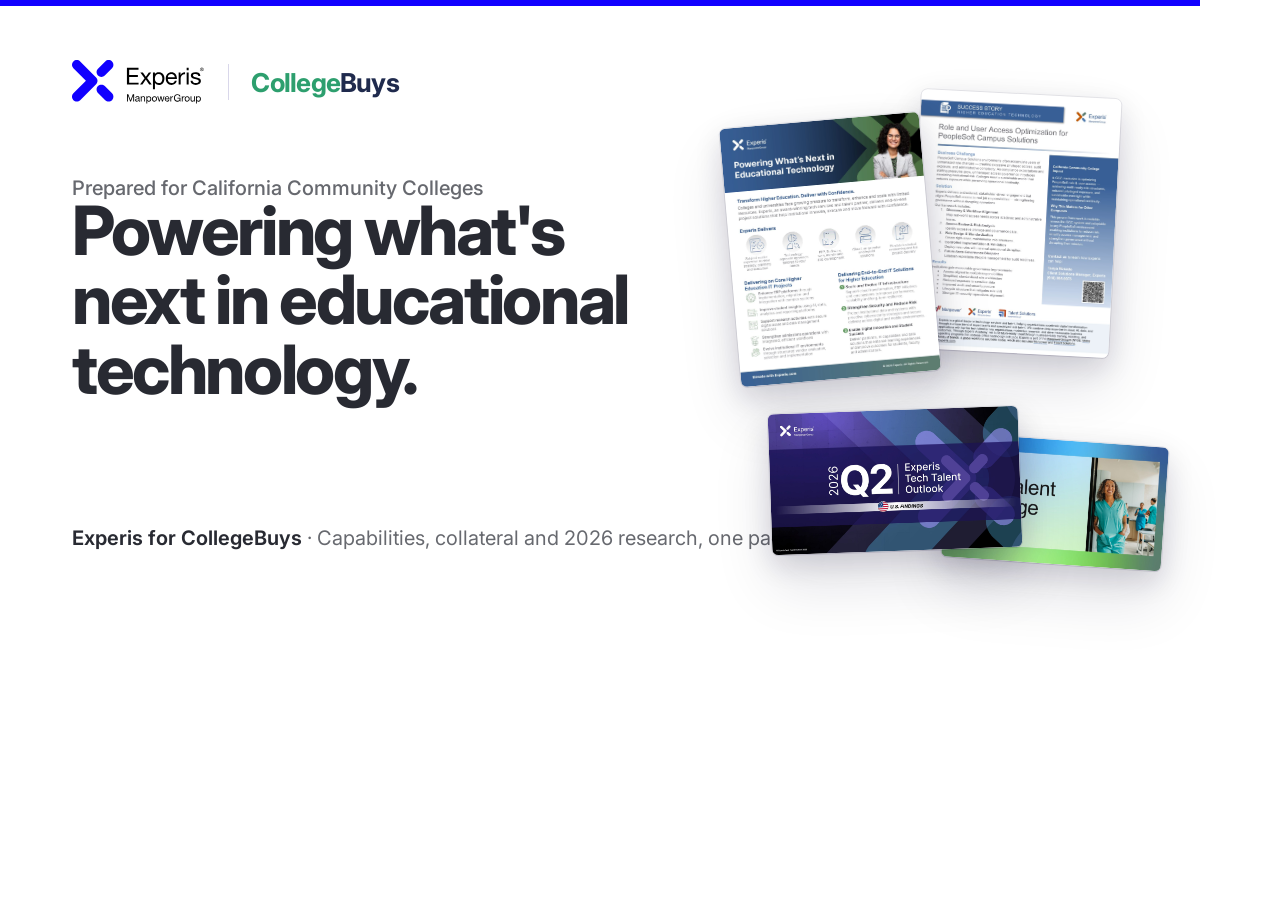
<file: tools/og/og.html>
<!doctype html>
<html lang="en"><head><meta charset="utf-8">
<title>og</title>
<style>
  @font-face { font-family: 'Inter Variable'; font-weight: 100 900; src: url(../../assets/fonts/inter-latin-opsz-normal.woff2) format('woff2-variations'); }
  html, body { margin: 0; }
  body { width: 1200px; height: 630px; overflow: hidden; background: #fff; color: #282A32; font-family: 'Inter Variable', Inter, system-ui, sans-serif; -webkit-font-smoothing: antialiased; position: relative; }
  .rule { position: absolute; left: 0; top: 0; width: 100%; height: 6px; background: #1100FF; }
  .brand { position: absolute; left: 72px; top: 60px; display: flex; align-items: center; gap: 22px; }
  .brand img { height: 44px; }
  .brand .x { width: 1px; height: 36px; background: #D9D7EA; }
  .brand .cb { font-weight: 720; font-size: 26px; letter-spacing: -.03em; }
  .brand .cb b { color: #2D9F6E; font-weight: 720; } .brand .cb i { color: #1F2A4D; font-style: normal; font-weight: 720; }
  .kicker { position: absolute; left: 72px; top: 156px; font-size: 20px; color: #67696F; font-weight: 520; }
  h1 { position: absolute; left: 72px; top: 196px; margin: 0; width: 620px; font-size: 68px; line-height: 1.02; letter-spacing: -.035em; font-weight: 760; }
  .foot { position: absolute; left: 72px; bottom: 60px; font-size: 20px; color: #67696F; }
  .foot b { color: #282A32; font-weight: 640; }
  .desk { position: absolute; left: 730px; top: 80px; width: 420px; height: 520px; }
  .sheet { position: absolute; border-radius: 6px; overflow: hidden; background: #fff; box-shadow: 0 1px 1px rgba(20,14,50,.08), 0 10px 28px rgba(20,14,50,.14), 0 30px 60px rgba(20,14,50,.12); outline: 1px solid rgba(20,14,50,.08); }
  .sheet img { display: block; width: 100%; height: auto; }
  .s1 { width: 200px; left: 0; top: 40px; transform: rotate(-5deg); z-index: 3; }
  .s2 { width: 200px; left: 185px; top: 14px; transform: rotate(3deg); z-index: 2; }
  .s3 { width: 250px; left: 40px; top: 330px; transform: rotate(-2deg); z-index: 4; }
  .s4 { width: 220px; left: 215px; top: 360px; transform: rotate(4deg); z-index: 1; }
</style></head>
<body>
  <div class="rule"></div>
  <div class="brand"><img src="../../assets/brand/exp-hor-blue.svg" alt=""><span class="x"></span><span class="cb"><b>College</b><i>Buys</i></span></div>
  <p class="kicker">Prepared for California Community Colleges</p>
  <h1>Powering what's next in educational technology.</h1>
  <p class="foot"><b>Experis for CollegeBuys</b> · Capabilities, collateral and 2026 research, one page</p>
  <div class="desk">
    <div class="sheet s1"><img src="../../assets/covers/Experis-Higher-Education-Technology.jpg" alt=""></div>
    <div class="sheet s2"><img src="../../assets/covers/Experis-PeopleSoft-Campus-Solutions-Success-Story.jpg" alt=""></div>
    <div class="sheet s3"><img src="../../assets/covers/Experis-Q2-2026-US-Tech-Talent-Outlook.jpg" alt=""></div>
    <div class="sheet s4"><img src="../../assets/covers/ManpowerGroup-Talent-Shortage-Survey-US-2026.jpg" alt=""></div>
  </div>
</body></html>
</file>
<file: assets/css/site.css>
/* ============================================================
   Experis for CollegeBuys — one page, one stylesheet.
   Tokens follow the Experis brand refresh (EXCELERATE tokens.css):
   Experis Blue is logo + accent only, violet for secondary accents,
   ink/gray neutrals, light surfaces. Motion scale from the same file.
   ============================================================ */

@font-face {
  font-family: 'Inter Variable';
  font-style: normal;
  font-display: swap;
  font-weight: 100 900;
  src: url(../fonts/inter-latin-opsz-normal.woff2) format('woff2-variations');
}

:root {
  --exp-blue: #1100FF;
  --violet: #5C4BB9;
  --violet-lt: #736BDE;
  --violet-soft: #9E94FA;
  --violet-100: #EEEBFF;
  --violet-50: #F6F4FF;
  --blue2: #3893CD;
  --ink: #282A32;
  --gray: #67696F;
  --gray-2: #8E9098;
  --line: #E7E6F2;
  --line-2: #D9D7EA;
  --indigo-950: #0B0A1F;
  --indigo-900: #161535;

  --bg: #FFFFFF;
  --bg-2: #F7F7FB;
  --fg: var(--ink);
  --fg-2: var(--gray);
  --fg-3: var(--gray-2);
  --border: var(--line);
  --border-2: var(--line-2);
  --accent: var(--violet);
  --link: var(--violet);

  --shadow-sm: 0 1px 2px rgba(20,14,50,.06), 0 4px 12px rgba(20,14,50,.06);
  --shadow-md: 0 10px 30px rgba(20,14,50,.10);
  --shadow-lg: 0 30px 70px rgba(20,14,50,.18);
  --shadow-sheet: 0 1px 1px rgba(20,14,50,.08), 0 8px 24px rgba(20,14,50,.12), 0 24px 56px rgba(20,14,50,.10);

  --font: 'Inter Variable', 'Inter', 'Segoe UI', Helvetica, Arial, system-ui, sans-serif;
  --fs-display: clamp(2.5rem, 1.4rem + 3.8vw, 4.4rem);
  --fs-h2: clamp(1.7rem, 1.15rem + 2vw, 2.6rem);
  --fs-h3: clamp(1.2rem, 1.05rem + .7vw, 1.5rem);
  --fs-lead: clamp(1.05rem, 1rem + .35vw, 1.25rem);
  --fs-stat: clamp(2.75rem, 1.8rem + 3.6vw, 4.5rem);
  --fs-small: .875rem;
  --fs-xs: .8rem;

  --gutter: clamp(1rem, .5rem + 2.5vw, 2.5rem);
  --container: 76rem;
  --section-y: clamp(4rem, 3rem + 5vw, 8rem);

  --r-1: 6px; --r-2: 10px; --r-3: 14px; --r-4: 20px; --r-pill: 999px;

  --ease-out: cubic-bezier(.22, 1, .36, 1);
  --ease-in-out: cubic-bezier(.76, 0, .24, 1);
  --d-2: 200ms; --d-3: 320ms; --d-4: 560ms;

  color-scheme: light;
}

/* ---------- base ---------- */
*, *::before, *::after { box-sizing: border-box; }
html { -webkit-text-size-adjust: 100%; scroll-behavior: smooth; scroll-padding-top: 92px; }
@media (prefers-reduced-motion: reduce) { html { scroll-behavior: auto; } }
body {
  margin: 0; background: var(--bg); color: var(--fg);
  font-family: var(--font); font-size: 1rem; line-height: 1.55; font-weight: 420;
  font-feature-settings: 'cv11', 'ss01', 'ss03';
  -webkit-font-smoothing: antialiased; text-rendering: optimizeLegibility;
  overflow-x: clip;
}
img, svg { display: block; max-width: 100%; }
img { height: auto; }
a { color: var(--link); text-decoration: none; text-underline-offset: .18em; }
p { margin: 0 0 1rem; }
p:last-child { margin-bottom: 0; }
h1, h2, h3 { margin: 0; letter-spacing: -.02em; line-height: 1.15; text-wrap: balance; }
h2 { font-size: var(--fs-h2); font-weight: 720; }
h3 { font-size: var(--fs-h3); font-weight: 680; }
ul, ol { margin: 0; padding: 0; list-style: none; }
b, strong { font-weight: 640; }
small { font-size: var(--fs-small); }
::selection { background: var(--violet-soft); color: var(--indigo-950); }
:focus-visible { outline: 2px solid var(--violet); outline-offset: 3px; border-radius: 4px; }
[hidden] { display: none !important; }

.skip { position: absolute; left: 1rem; top: -100px; z-index: 200; padding: .75rem 1rem; background: var(--exp-blue); color: #fff; border-radius: var(--r-2); font-weight: 640; }
.skip:focus { top: 1rem; }

.wrap { width: min(100% - 2 * var(--gutter), var(--container)); margin-inline: auto; }
.ic { width: 20px; height: 20px; fill: none; stroke: currentColor; stroke-width: 1.6; stroke-linecap: round; stroke-linejoin: round; flex: none; }

.display { font-size: var(--fs-display); line-height: 1.02; letter-spacing: -.035em; font-weight: 760; }
.lead { font-size: var(--fs-lead); line-height: 1.45; color: var(--fg-2); text-wrap: pretty; max-width: 58ch; }
.label { display: flex; align-items: center; gap: .6rem; margin: 0 0 .85rem; font-size: var(--fs-small); font-weight: 600; color: var(--violet); }
.label::before { content: ''; width: 22px; height: 2px; border-radius: 2px; background: var(--exp-blue); }
.fine { font-size: var(--fs-small); color: var(--fg-3); }
.meta { font-size: var(--fs-small); color: var(--fg-3); }

/* ---------- buttons ---------- */
.btn { display: inline-flex; align-items: center; gap: .55rem; padding: .8rem 1.15rem; border-radius: var(--r-pill); font-weight: 600; font-size: .95rem; line-height: 1; white-space: nowrap;
  border: 1px solid transparent; transition: transform var(--d-2) var(--ease-out), background var(--d-2), border-color var(--d-2), box-shadow var(--d-3) var(--ease-out), color var(--d-2); }
.btn .ic { width: 18px; height: 18px; }
.btn small { font-weight: 480; color: inherit; opacity: .7; margin-left: .25rem; }
.btn:hover { transform: translateY(-1px); }
.btn:active { transform: translateY(0); }
.btn-blue { background: var(--exp-blue); color: #fff; }
.btn-blue:hover { background: #0C00C9; box-shadow: 0 8px 24px rgba(17,0,255,.22); }
.btn-ink { background: var(--ink); color: #fff; }
.btn-ink:hover { background: #111219; box-shadow: var(--shadow-md); }
.btn-ghost { background: transparent; color: var(--fg); border-color: var(--border-2); }
.btn-ghost:hover { border-color: var(--ink); background: #fff; }
.btn-sm { padding: .6rem .9rem; font-size: .875rem; }

/* ---------- header ---------- */
.hd { position: sticky; top: 0; z-index: 50; padding: .9rem var(--gutter) 0; pointer-events: none; }
.hd-in { pointer-events: auto; width: min(100%, var(--container)); margin-inline: auto; display: flex; align-items: center; justify-content: space-between; gap: 1rem;
  padding: .55rem .6rem .55rem 1rem; border-radius: var(--r-pill); border: 1px solid transparent;
  transition: background var(--d-4) var(--ease-out), border-color var(--d-4), box-shadow var(--d-4) var(--ease-out), backdrop-filter var(--d-4); }
.hd.is-scrolled .hd-in { background: rgba(255,255,255,.78); border-color: rgba(20,14,50,.08); box-shadow: 0 1px 2px rgba(20,14,50,.05), 0 12px 32px rgba(20,14,50,.08);
  backdrop-filter: blur(16px) saturate(1.3); -webkit-backdrop-filter: blur(16px) saturate(1.3); }
.lockup { display: flex; align-items: center; gap: .9rem; color: var(--fg); }
.lockup img { height: 34px; width: auto; }
.lockup-x { width: 1px; height: 28px; background: var(--border-2); }
.cb { height: 22px; width: auto; }
.nav { position: relative; display: flex; gap: .25rem; }
.nav a { position: relative; padding: .55rem .85rem; border-radius: var(--r-pill); color: var(--fg-2); font-size: .92rem; font-weight: 540; transition: color var(--d-2); }
.nav a:hover, .nav a.is-active { color: var(--fg); }
.nav-ink { position: absolute; left: var(--x, 0); width: var(--w, 0); bottom: 2px; height: 2px; border-radius: 2px; background: var(--exp-blue); opacity: var(--o, 0);
  transition: left var(--d-4) var(--ease-out), width var(--d-4) var(--ease-out), opacity var(--d-3); }
@media (max-width: 820px) { .nav { display: none; } .lockup-x, .cb { display: none; } }

/* ---------- hero ---------- */
.hero { overflow-x: clip; padding: clamp(2rem, 1rem + 4vw, 5rem) 0 clamp(2rem, 1rem + 3vw, 4rem); position: relative; }
.hero-grid { display: grid; gap: 3rem; align-items: center; }
@media (min-width: 960px) { .hero-grid { grid-template-columns: minmax(0, 1.05fr) minmax(0, .95fr); gap: clamp(2rem, 4vw, 5rem); } }
.kicker { margin: 0 0 1.25rem; font-size: var(--fs-small); color: var(--fg-3); font-weight: 520; }
.display { max-width: 13ch; }
.hero .lead { margin: 1.5rem 0 2rem; }
.hero-cta { display: flex; flex-wrap: wrap; gap: .75rem; }

/* The desk: every document in the room, laid out as sheets. */
.desk { position: relative; aspect-ratio: 1 / 1; margin-bottom: 6%; max-width: 560px; width: 100%; margin-inline: auto; perspective: 1400px; }
.sheet { position: absolute; display: block; border-radius: 5px; overflow: hidden; background: #fff; box-shadow: var(--shadow-sheet);
  width: 31%; transform: rotate(var(--rot, 0deg)); transform-origin: 50% 60%; will-change: transform;
  transition: transform var(--d-4) var(--ease-out), box-shadow var(--d-4) var(--ease-out), z-index 0s; }
.sheet.wide { width: 40%; }
.sheet img { width: 100%; height: auto; }
.sheet::after { content: ''; position: absolute; inset: 0; border-radius: inherit; box-shadow: inset 0 0 0 1px rgba(20,14,50,.08); }
.sheet-tag { position: absolute; left: 8px; bottom: 8px; padding: .2rem .5rem; border-radius: var(--r-pill); background: rgba(255,255,255,.85); color: var(--fg); font-size: .68rem; font-weight: 600;
  backdrop-filter: blur(6px); opacity: 0; transform: translateY(4px); transition: opacity var(--d-3), transform var(--d-3) var(--ease-out); }
.sheet:hover, .sheet:focus-visible { transform: rotate(0deg) translateY(-8px) scale(1.04); box-shadow: var(--shadow-lg); z-index: 20 !important; }
.sheet:hover .sheet-tag, .sheet:focus-visible .sheet-tag { opacity: 1; transform: none; }
.s1 { left: 2%;  top: 4%;  --rot: -4deg; z-index: 6; }
.s2 { left: 34%; top: 0%;  --rot: 2deg;  z-index: 5; }
.s3 { left: 64%; top: 7%;  --rot: 5deg;  z-index: 4; }
.s4 { left: 1%;  top: 58%; --rot: -2deg; z-index: 8; }
.s5 { left: 30%; top: 63%; --rot: 1.5deg; z-index: 9; }
.s6 { left: 56%; top: 55%; --rot: 4deg;  z-index: 7; }
.s7 { left: 44%; top: 74%; --rot: -3deg; z-index: 10; }

/* Page index under the hero */
.index { margin-top: clamp(2.5rem, 2rem + 3vw, 5rem); display: grid; gap: 0; border-top: 1px solid var(--border); counter-reset: idx; }
@media (min-width: 720px) { .index { grid-template-columns: repeat(4, 1fr); } }
.index li { counter-increment: idx; }
.index a { display: grid; grid-template-columns: auto 1fr; column-gap: .9rem; align-items: start; padding: 1.1rem .25rem 1.1rem 0; border-bottom: 1px solid var(--border); color: var(--fg);
  transition: color var(--d-2); }
@media (min-width: 720px) { .index a { padding-right: 1.5rem; border-bottom: 0; } .index li + li a { border-left: 1px solid var(--border); padding-left: 1.25rem; } }
.index a::before { content: counter(idx, decimal-leading-zero); grid-row: 1 / span 2; font-size: var(--fs-xs); font-weight: 600; color: var(--fg-3); padding-top: .2rem; font-variant-numeric: tabular-nums; }
.index b { display: block; font-weight: 640; }
.index span { display: block; font-size: var(--fs-small); color: var(--fg-2); margin-top: .1rem; }
.index a:hover b { color: var(--violet); }

/* ---------- sections ---------- */
.sec { padding-block: var(--section-y); position: relative; }
.sec-tight { padding-block: calc(var(--section-y) * .6); }
.sec-tint { background: var(--bg-2); }
.sec-head { max-width: 46rem; margin-bottom: clamp(2.5rem, 2rem + 2vw, 4rem); }
.sec-head h2 { margin-bottom: 1rem; }

/* ---------- reading path ---------- */
.path { position: relative; display: grid; gap: clamp(3rem, 2rem + 4vw, 6rem); }
.path::before { content: ''; position: absolute; left: 19px; top: 0; bottom: 0; width: 1px; background: var(--border); }
.path::after { content: ''; position: absolute; left: 19px; top: 0; width: 1px; height: calc(var(--p, 0) * 100%); background: var(--exp-blue); transition: height 80ms linear; }
.doc { position: relative; display: grid; grid-template-columns: 40px minmax(0, 1fr); gap: 0 1.25rem; align-items: start; }
@media (min-width: 900px) { .doc { grid-template-columns: 40px minmax(0, 1fr) 300px; gap: 0 clamp(1.5rem, 1rem + 2vw, 3.5rem); } }
.doc-n { position: sticky; top: 100px; z-index: 2; width: 40px; height: 40px; display: grid; place-items: center; border-radius: 50%; background: #fff; border: 1px solid var(--border-2);
  font-size: .9rem; font-weight: 640; color: var(--fg-2); font-variant-numeric: tabular-nums; transition: background var(--d-3), color var(--d-3), border-color var(--d-3), box-shadow var(--d-3); }
.doc.is-past .doc-n { background: var(--exp-blue); border-color: var(--exp-blue); color: #fff; box-shadow: 0 6px 18px rgba(17,0,255,.22); }
.doc-body { min-width: 0; }
.doc-kind { margin: .55rem 0 .6rem; font-size: var(--fs-small); color: var(--fg-3); font-weight: 520; }
.doc h3 { font-size: clamp(1.35rem, 1.1rem + 1.1vw, 1.9rem); margin-bottom: .9rem; }
.doc-body > p { max-width: 62ch; color: var(--fg-2); }
.doc-act { display: flex; flex-wrap: wrap; gap: .6rem; margin-top: 1.75rem; }
.doc-fig { margin: 1.75rem 0 0; grid-column: 2; }
.doc-fig .cover { max-width: 220px; }
@media (min-width: 900px) { .doc-fig { margin: 0; grid-column: 3; position: sticky; top: 100px; } .doc-fig .cover { max-width: 300px; } }
.cover { display: block; border-radius: 6px; overflow: hidden; background: #fff; box-shadow: var(--shadow-sheet); max-width: 300px; transform-style: preserve-3d;
  transition: box-shadow var(--d-4) var(--ease-out); }
.cover::after { content: ''; position: absolute; inset: 0; box-shadow: inset 0 0 0 1px rgba(20,14,50,.08); border-radius: inherit; pointer-events: none; }
.cover { position: relative; }
.cover:hover { box-shadow: var(--shadow-lg); }

.caps { display: grid; gap: .5rem; margin: 1.5rem 0; }
@media (min-width: 600px) { .caps { grid-template-columns: repeat(2, 1fr); } }
.caps li { display: flex; align-items: center; gap: .7rem; padding: .7rem .9rem; border: 1px solid var(--border); border-radius: var(--r-2); font-size: .92rem; font-weight: 520; background: #fff; }
.caps .ic { color: var(--violet); }

.focus { display: grid; gap: 1rem; margin-top: 1.5rem; padding-top: 1.5rem; border-top: 1px solid var(--border); }
@media (min-width: 720px) { .focus { grid-template-columns: repeat(3, 1fr); gap: 1.5rem; } }
.focus > div { display: grid; gap: .3rem; }
.focus .ic { color: var(--exp-blue); width: 22px; height: 22px; margin-bottom: .35rem; }
.focus b { font-weight: 640; }
.focus span { font-size: var(--fs-small); color: var(--fg-2); }

.steps { display: grid; gap: 0; margin: 1.5rem 0; counter-reset: step; border-top: 1px solid var(--border); }
.steps li { counter-increment: step; display: grid; grid-template-columns: 2rem 1fr; gap: .25rem .75rem; padding: .85rem 0; border-bottom: 1px solid var(--border); }
.steps li::before { content: counter(step); grid-row: 1 / span 2; font-size: var(--fs-xs); font-weight: 640; color: var(--violet); padding-top: .25rem; font-variant-numeric: tabular-nums; }
.steps b { font-weight: 620; }
.steps span { font-size: var(--fs-small); color: var(--fg-2); }

.results { display: grid; gap: .45rem .9rem; margin: 1.25rem 0 0; }
@media (min-width: 600px) { .results { grid-template-columns: repeat(2, 1fr); } }
.results li { position: relative; padding-left: 1.4rem; font-size: .95rem; color: var(--fg-2); }
.results li::before { content: ''; position: absolute; left: 0; top: .5rem; width: 10px; height: 10px; border-radius: 50%; background: var(--violet-100); box-shadow: inset 0 0 0 3px var(--violet-soft); }

.outcomes { display: grid; gap: 1.25rem; margin: 1.75rem 0; }
@media (min-width: 600px) { .outcomes { grid-template-columns: repeat(3, 1fr); } }
.outcomes > div { display: grid; gap: .2rem; padding-left: 1rem; border-left: 2px solid var(--exp-blue); }
@media (max-width: 599px) { .outcomes { grid-template-columns: repeat(3, 1fr); gap: .75rem; } .outcomes b { font-size: 1.5rem; } }
.outcomes b { font-size: clamp(1.75rem, 1.3rem + 1.6vw, 2.5rem); font-weight: 720; letter-spacing: -.03em; line-height: 1; font-variant-numeric: tabular-nums; }
.outcomes span { font-size: var(--fs-small); color: var(--fg-2); }

.flow { display: flex; flex-wrap: wrap; align-items: center; gap: .4rem; margin: 0 0 1rem; }
.flow li { padding: .4rem .8rem; border-radius: var(--r-pill); background: var(--violet-50); color: var(--violet); font-size: .85rem; font-weight: 600; }
.flow li + li { position: relative; margin-left: 1rem; }
.flow li + li::before { content: ''; position: absolute; left: -1rem; top: 50%; width: .6rem; height: 1px; background: var(--border-2); }

/* ---------- photo band ---------- */
.band { padding-block: calc(var(--section-y) * .5) 0; overflow: clip; }
.band-grid { display: grid; gap: 2rem; align-items: end; border-top: 1px solid var(--border); padding-top: calc(var(--section-y) * .6); }
@media (min-width: 900px) { .band-grid { grid-template-columns: minmax(0, 1.2fr) minmax(0, .8fr); gap: clamp(2rem, 4vw, 6rem); } }
.band h2 { font-size: clamp(1.5rem, 1.1rem + 1.6vw, 2.25rem); max-width: 26ch; margin-bottom: 1.5rem; }
.band-list { display: grid; gap: .9rem; max-width: 56ch; color: var(--fg-2); padding-bottom: calc(var(--section-y) * .6); }
.band-list b { color: var(--fg); }
.band-fig { margin: 0; align-self: end; justify-self: center; position: relative; max-width: 440px; }
.band-fig::before { content: ''; position: absolute; inset: auto 6% 0 6%; height: 72%; border-radius: var(--r-4) var(--r-4) 0 0; background: linear-gradient(180deg, var(--violet-50), var(--bg-2)); }
.band-fig img { position: relative; width: 100%; height: auto; }

/* ---------- research ---------- */
.reports { display: grid; gap: 1px; background: var(--border); border: 1px solid var(--border); border-radius: var(--r-4); overflow: hidden; }
@media (min-width: 820px) { .reports { grid-template-columns: repeat(2, 1fr); } }
.report { background: #fff; padding: clamp(1.25rem, 1rem + 1.5vw, 2.25rem); display: grid; gap: 1.25rem; transition: background var(--d-3); }
.report:hover { background: #FCFCFF; }
@media (min-width: 560px) { .report { grid-template-columns: 170px minmax(0, 1fr); gap: 1.5rem; align-items: start; } }
.report-cover { display: block; position: relative; border-radius: 5px; overflow: hidden; box-shadow: var(--shadow-sheet); transform-style: preserve-3d; transition: box-shadow var(--d-4) var(--ease-out); }
.report-cover::after { content: ''; position: absolute; inset: 0; box-shadow: inset 0 0 0 1px rgba(20,14,50,.08); border-radius: inherit; pointer-events: none; }
.report-cover:hover { box-shadow: var(--shadow-lg); }
.report-cover img { width: 100%; height: auto; }
.stat { margin: 0; font-size: var(--fs-stat); font-weight: 740; letter-spacing: -.04em; line-height: .95; color: var(--ink); font-variant-numeric: tabular-nums; }
.stat-line { margin: .75rem 0 1rem; color: var(--fg-2); max-width: 44ch; text-wrap: pretty; }
.report h3 { font-size: 1.1rem; font-weight: 660; }
.report .meta { margin: .25rem 0 0; }
.report .doc-act { margin-top: 1.1rem; }

/* ---------- links ---------- */
.links { display: grid; gap: .75rem; }
@media (min-width: 820px) { .links { grid-template-columns: repeat(3, 1fr); } }
.links a { display: grid; grid-template-columns: auto 1fr auto; grid-template-rows: auto auto; column-gap: 1rem; align-items: start; padding: 1.25rem 1.25rem 1.25rem 1.1rem; border: 1px solid var(--border); border-radius: var(--r-3); color: var(--fg); background: #fff;
  transition: border-color var(--d-3), transform var(--d-3) var(--ease-out), box-shadow var(--d-3) var(--ease-out); }
.links a:hover { border-color: var(--border-2); transform: translateY(-2px); box-shadow: var(--shadow-md); }
.links a > .ic:first-child { grid-row: 1 / span 2; color: var(--exp-blue); width: 22px; height: 22px; margin-top: .15rem; }
.links b { font-weight: 640; }
.links span { grid-column: 2; font-size: var(--fs-small); color: var(--fg-2); margin-top: .15rem; }
.links .go { grid-row: 1; grid-column: 3; width: 16px; height: 16px; color: var(--fg-3); margin-top: .25rem; transition: color var(--d-2), transform var(--d-3) var(--ease-out); }
.links a:hover .go { color: var(--violet); transform: translate(2px, -2px); }

/* ---------- contacts ---------- */
.people { display: grid; gap: 1rem; }
@media (min-width: 720px) { .people { grid-template-columns: repeat(2, 1fr); gap: 1.5rem; } }
.person { display: grid; grid-template-columns: 72px minmax(0, 1fr); gap: 1.25rem; align-items: start; padding: 1.5rem; border: 1px solid var(--border); border-radius: var(--r-4); background: #fff; }
.avatar { width: 72px; height: 72px; border-radius: 50%; display: grid; place-items: center; overflow: hidden; background: linear-gradient(135deg, var(--violet-100), #fff); border: 1px solid var(--border-2);
  font-weight: 640; font-size: 1.35rem; color: var(--violet); letter-spacing: -.02em; }
.avatar img { width: 100%; height: 100%; object-fit: cover; }
.person h3 { font-size: 1.25rem; }
.role { margin: .2rem 0 1rem; color: var(--fg-2); font-size: .95rem; }
.person-links { display: grid; gap: .5rem; }
.person-links a { display: inline-flex; align-items: center; gap: .6rem; color: var(--fg); font-size: .95rem; font-weight: 520; min-width: 0; max-width: 100%; }
.person-links a > span { overflow-wrap: anywhere; }
@media (max-width: 480px) { .person { grid-template-columns: 1fr; } .person-links a { font-size: .9rem; } }
.person-links a .ic { color: var(--violet); width: 18px; height: 18px; }
.person-links a:hover { color: var(--violet); }
.person-links a[data-todo] { color: var(--fg-3); }

/* ---------- footer ---------- */
.ft { border-top: 1px solid var(--border); padding: 3rem 0 3.5rem; background: var(--bg-2); }
.ft-in { display: grid; gap: 1rem; max-width: 60rem; }
.ft img { height: 32px; width: auto; }
.ft p { color: var(--fg-2); font-size: var(--fs-small); max-width: 62ch; }

/* ---------- motion prep (JS removes) ---------- */
.js [data-hero] { opacity: 0; }
.js .sheet { opacity: 0; }
@media (prefers-reduced-motion: reduce) {
  .js [data-hero], .js .sheet { opacity: 1; }
  .sheet, .cover, .report-cover, .btn, .links a { transition: none; }
}

/* ---------- capabilities ---------- */
.pillars { display: grid; gap: 1px; background: var(--border); border: 1px solid var(--border); border-radius: var(--r-4); overflow: hidden; }
@media (min-width: 820px) { .pillars { grid-template-columns: repeat(3, 1fr); } }
.pillar { background: #fff; padding: clamp(1.5rem, 1.2rem + 1.5vw, 2.5rem); display: grid; gap: .85rem; align-content: start; position: relative; transition: background var(--d-3); }
.pillar::before { content: ''; position: absolute; left: 0; top: 0; right: 0; height: 2px; background: var(--exp-blue); transform: scaleX(var(--p, 0)); transform-origin: left; transition: transform var(--d-4) var(--ease-out); }
.pillar.is-in::before { --p: 1; }
.pillar:hover { background: #FCFCFF; }
.pillar > .ic { width: 26px; height: 26px; color: var(--exp-blue); margin-bottom: .25rem; }
.pillar h3 { font-size: clamp(1.2rem, 1.05rem + .6vw, 1.45rem); max-width: 14ch; }
.pillar p { color: var(--fg-2); font-size: .95rem; }
.pillar ul { display: grid; gap: .55rem; margin-top: .5rem; padding-top: 1rem; border-top: 1px solid var(--border); }
.pillar li { position: relative; padding-left: 1.25rem; font-size: .92rem; color: var(--fg); font-weight: 480; line-height: 1.4; }
.pillar li::before { content: ''; position: absolute; left: 0; top: .5em; width: 7px; height: 7px; border-radius: 50%; background: var(--violet-soft); }
.pillar li a { color: var(--violet); font-weight: 560; white-space: nowrap; margin-left: .35rem; }
.pillar li a::after { content: ' ↓'; font-size: .85em; }
.pillar li a:hover { text-decoration: underline; }

#capabilities .caps { margin: 1.25rem 0 0; display: flex; flex-wrap: wrap; gap: .5rem; }
#capabilities .caps li { background: var(--bg-2); border-color: transparent; }

.practices { margin-top: clamp(2.5rem, 2rem + 2vw, 4rem); padding-top: clamp(2rem, 1.5rem + 1.5vw, 3rem); border-top: 1px solid var(--border); display: grid; gap: 1.5rem; }
@media (min-width: 960px) { .practices { grid-template-columns: minmax(0, .9fr) minmax(0, 1.1fr); grid-template-rows: auto auto; column-gap: clamp(2rem, 4vw, 5rem); } .practices-head { grid-row: 1 / span 2; } }
.practices-head h3 { font-size: clamp(1.2rem, 1.05rem + .6vw, 1.45rem); margin-bottom: .6rem; max-width: 20ch; }
.practices-head .meta { max-width: 44ch; }
.seg { position: relative; display: flex; flex-wrap: nowrap; gap: 0 1.5rem; border-bottom: 1px solid var(--border); align-self: start; overflow-x: auto; scrollbar-width: none; }
.seg::-webkit-scrollbar { display: none; }
.seg [role="tab"] { position: relative; z-index: 1; padding: .7rem 0 .85rem; font: inherit; font-size: .92rem; font-weight: 560; color: var(--fg-3); background: none; border: 0; cursor: pointer; white-space: nowrap; transition: color var(--d-2); }
.seg [role="tab"]:hover { color: var(--fg-2); }
.seg [role="tab"][aria-selected="true"] { color: var(--fg); }
.seg [role="tab"]:focus-visible { outline-offset: 2px; border-radius: 3px; }
.seg-ink { position: absolute; z-index: 0; left: var(--x, 0); top: var(--y, 0); width: var(--w, 0); height: 2px; background: var(--exp-blue);
  transition: left var(--d-4) var(--ease-out), width var(--d-4) var(--ease-out), top var(--d-4) var(--ease-out); }
.panels { position: relative; min-height: 7.5rem; }
.panels [role="tabpanel"] { display: grid; gap: .4rem .9rem; }
@media (min-width: 560px) { .panels [role="tabpanel"] { grid-template-columns: repeat(2, 1fr); } }
.panels li { position: relative; padding: .45rem 0 .45rem 1.1rem; border-bottom: 1px solid var(--border); font-size: .92rem; font-weight: 480; }
.panels li::before { content: ''; position: absolute; left: 0; top: 1rem; width: 6px; height: 6px; border-radius: 50%; background: var(--exp-blue); }
@media (prefers-reduced-motion: reduce) { .seg-ink, .pillar::before { transition: none; } }
</file>
